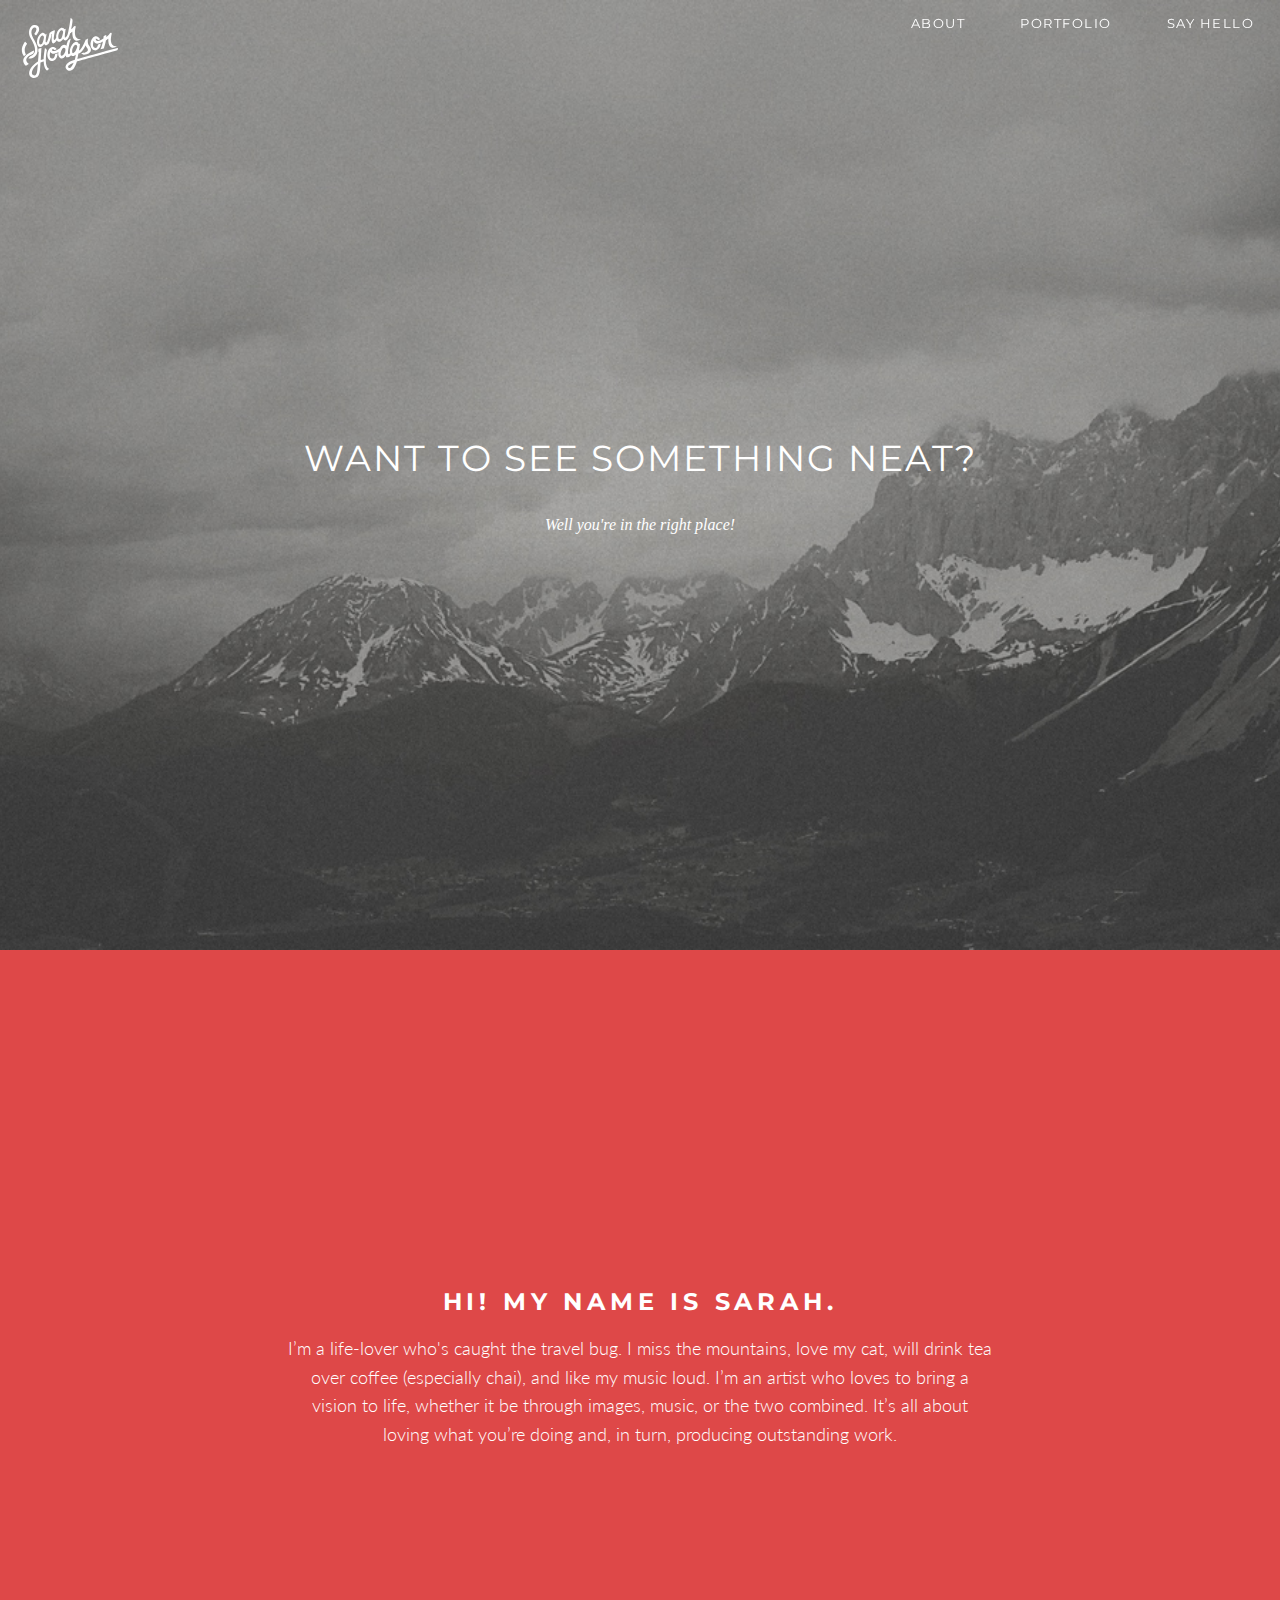
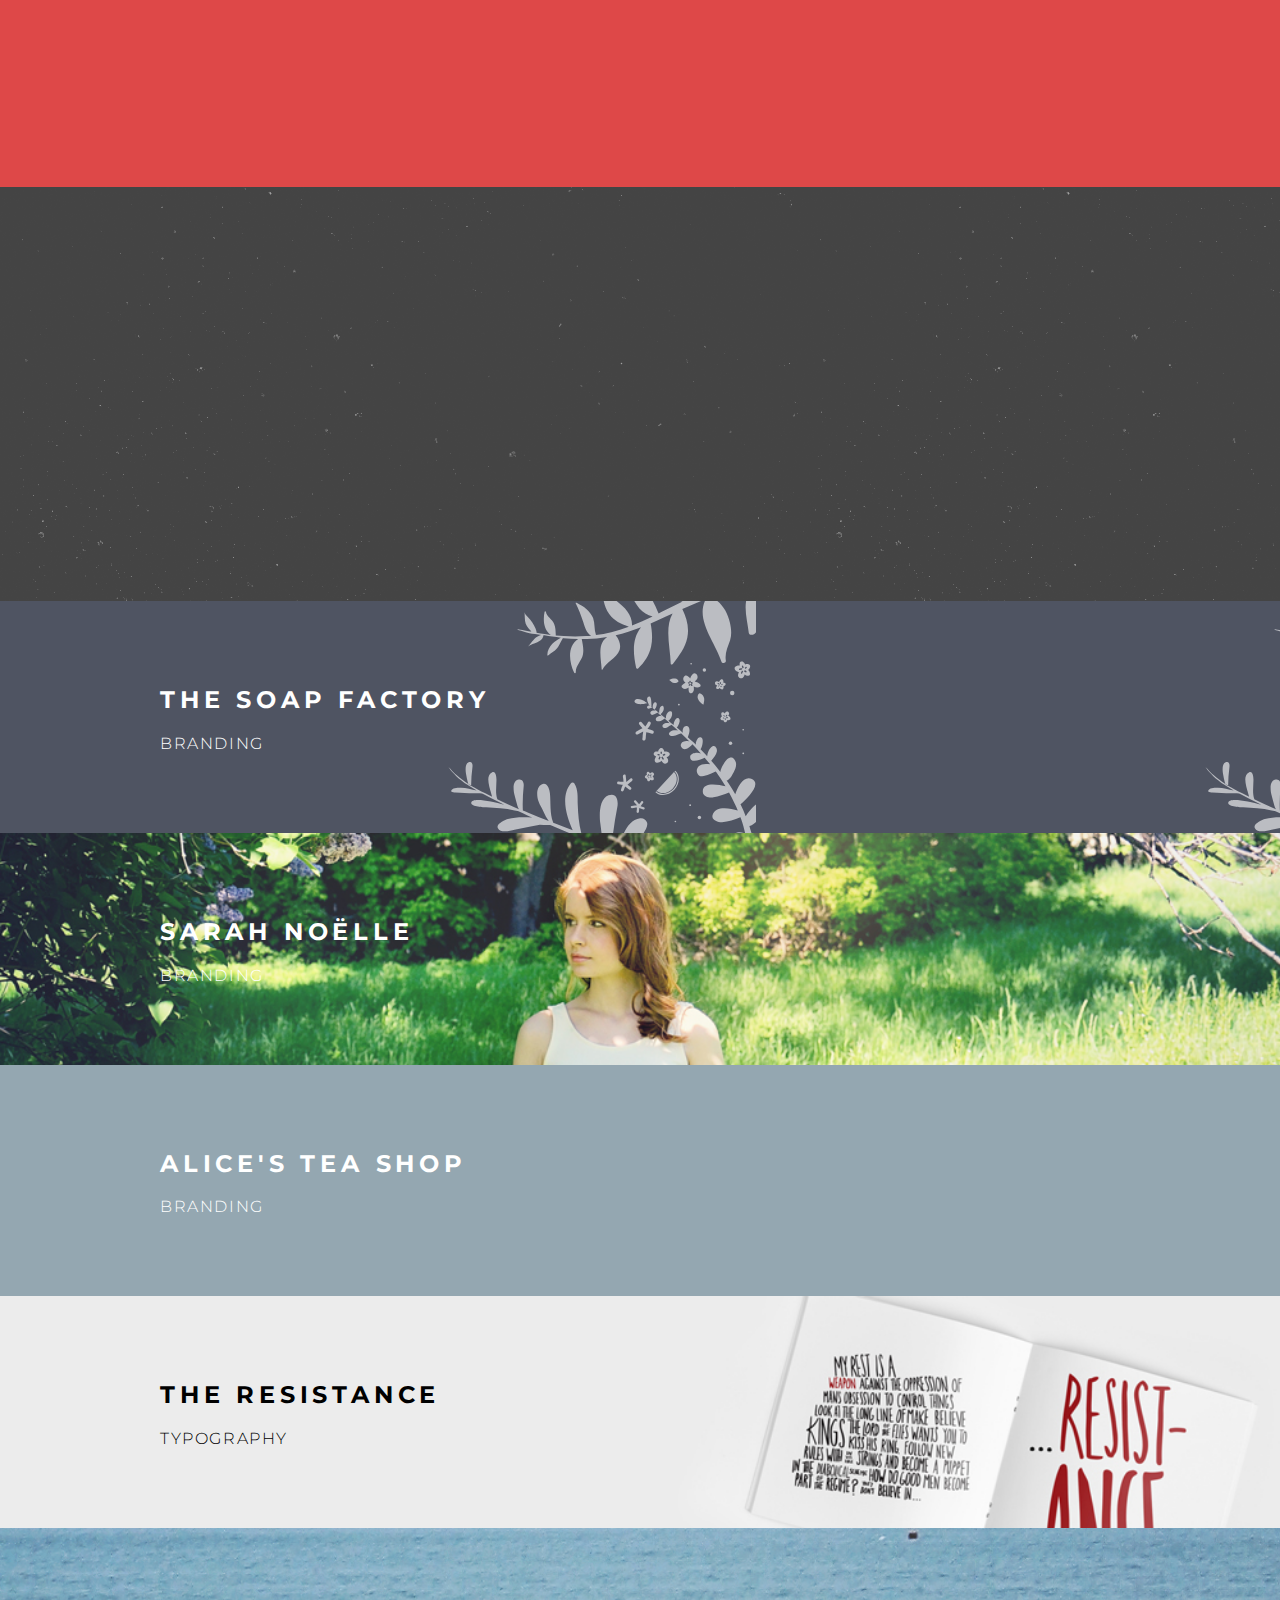
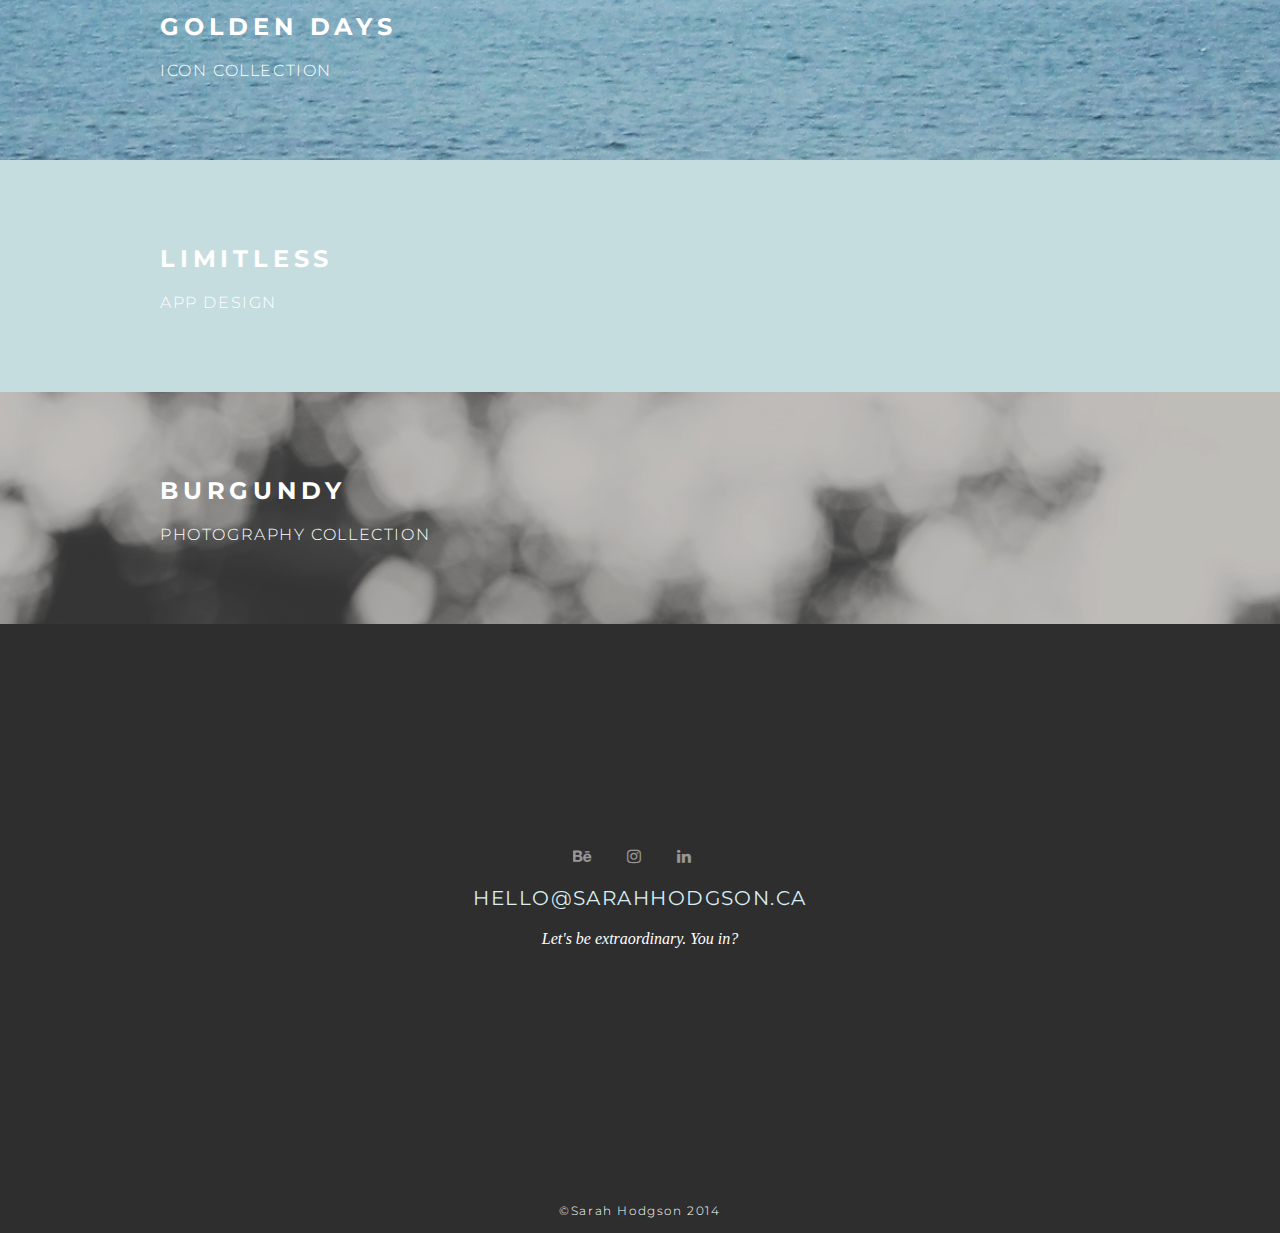
<file: index.html>
<!doctype html>
<html lang="en-ca">
<head>
	<meta charset="UTF-8">
	<title>Sarah Hodgson · Life Loving Graphic Designer · Ottawa, Canada</title>
	<link href="css/main.css" rel="stylesheet">
	<link href="css/grid.css" rel="stylesheet">
	<link href="css/grid3.css" rel="stylesheet">
	<link href="css/type.css" rel="stylesheet">
	<link href="css/hover.css" rel="stylesheet">
	
	<link rel="shortcut icon" href="img/favicon.ico"/>
	
	<link rel="stylesheet" href="swipebox/swipebox.css">
	
	<link href="http://maxcdn.bootstrapcdn.com/font-awesome/4.2.0/css/font-awesome.min.css" rel="stylesheet">
	
	<link href="404.html" rel="stylesheet">
	
	<link href='http://fonts.googleapis.com/css?family=Open+Sans:400italic,600italic,400,600,300' rel='stylesheet' type='text/css'>
	<link href='http://fonts.googleapis.com/css?family=Quicksand:300,400,700' rel='stylesheet' type='text/css'>
	<link href='http://fonts.googleapis.com/css?family=Lato:300,400,700,900,400italic' rel='stylesheet' type='text/css'>
	<link href='http://fonts.googleapis.com/css?family=Montserrat:400,700' rel='stylesheet' type='text/css'>
	<link href='http://fonts.googleapis.com/css?family=Raleway:400,800,300' rel='stylesheet' type='text/css'>
	
	<meta name="handheldfriendly" content="true">
	<meta name="mobileoptimized" content="240">
	<meta name="viewport" content="width=device-width,initial-scale=1">
	<meta name="description" content="">
	<meta name="keywords" content="Ottawa, design, graphic design, artist, photography">
	<meta name="author" content="Sarah Hodgson">
	<meta name="copyright" content="Copyright 2014 Sarah Hodgson"> 
		
</head>

<body>

<div id="home">

	<section class="main-banner-section">
	
		<div class="nav-bar">
			
			<h1><a href="#home"><img class="logo" src="img/logo-white.svg" alt="Sarah Hodgson, Graphic Artist"></a></h1>
			
			<nav class="nav nav-scrolled">
				<ul>
					<li><a href="#about">ABOUT</a></li>
					<li><a href="#portfolio">PORTFOLIO</a></li>
					<li><a href="#contact">SAY HELLO</a></li>
				</ul>
			</nav>
		
		</div>
			<p class="intro">Want to see something neat?</p>
			<p class="intro-2"><em>Well you're in the right place!</em></p>
	</section>
	
</div>
	
	
	<div id="about">
		<section class="about-section">
		<div class="width-about">
				<h2>Hi! My name is Sarah.</h2>
				<p class="about-me">I’m a life-lover who's caught the travel bug. I miss the mountains, love my cat, will drink tea over coffee (especially chai), and like my music loud. I’m an artist who loves to bring a vision to life, whether it be through images, music, or the two combined. It’s all about loving what you’re doing and, in turn, producing outstanding work.</p>
			</section>
		</div>
	</div>
	

	<div id="portfolio">
	
		<section class="extraordinary-section">
			<p class="extraordinary">Let's be extraordinary.</p>
		</section>
		
<!-- THE SOAP FACTORY ------------------------------------------------------------------------>

		<a class="opener" id="portfolio-section-1" href="#portfolio-section-1">	
			<section class="portfolio-section-1 portfolio-description">	
				<div class="title-align">
					<h2 class="text-align">The Soap Factory</h2>
					<div class="text-hover">
						<p class="text-align">Branding</p>
					</div>
				</div>
			</section>	
		</a> 
				
		<div class="open" data-id="#portfolio-section-1" data-state="collapsed">
			<section class="content">	
				
				<div class="width">
			
					<div class="grid">
						<div class="gutter unit unit-s-1 unit-m-1-2 unit-l-1-2">
							<p class="description-title portfolio-text-align">Art Direction</p>
							<p class="initial-description portfolio-text-align">For this piece, I was aiming to create a carefree vintage-styled logo and brand. As I did this project for fun, I came up with the company. The Soap Factory was a fitting name and I felt as though the slogan <em>Let’s get sudsy!</em> would be both lively and memorable. </p>
						</div>
					
						<div class="gutter unit unit-s-1 unit-m-1-2 unit-l-1-2">	
							<p class="description-title portfolio-text-align">Process</p>
							<p class="initial-description portfolio-text-align">Inspired by various hand-lettered designs, the logo for the Soap Factory was initially hand-rendered and then digitized on the computer. The supporting text was added, but the logo does not rely on its use. Designs for the packaging were created by hand using the computer, each design representing its given scent.</p>	
						</div>	
					</div>
						
					<img  class="piece-logo" src="img/soap-factory/soap-factory-logo.svg" alt="The Soap Factory Logo">
					<!--<div class="line-separator"></div>-->
					<p class="description-title portfolio-text-align portfolio-padding">Application</p>
					
					<p class="initial-description portfolio-text-align">The application for this logo design will focus itself around product packaging. The fun thing about working with soap products is that there are a variety of scents to work with. </p>	
					<p class="initial-description portfolio-text-align">For this particular piece, I created three hypothetical scents, Pear Blossom, Raspberry Rose, and Citrus and then drew up three different patterns to accompany each scent. The patterns were designed to support each scent whether the medium be a bottle, bar, or tube.</p>	
					
					
					<div class="grid">
						<div class="unit unit-s-1 unit-m-1-3 unit-l-1-3 gutter">
							<img class="soap-bottle" src="img/soap-factory/pear-1.jpg" alt="Pear Blossom Soap Bottle">
							<img src="img/soap-factory/pear-text.gif" alt="Pear Pattern">
						</div>
						<div class="unit unit-s-1 unit-m-1-3 unit-l-1-3 gutter">
							<img class="soap-bottle" src="img/soap-factory/rasp-rose-1.jpg" alt="Raspberry Rose Soap Bottle">
							<img src="img/soap-factory/rose-text.gif" alt="Rose Pattern">
						</div>
						<div class="unit unit-s-1 unit-m-1-3 unit-l-1-3 gutter">
							<img class="soap-bottle" src="img/soap-factory/citrus-1.jpg" alt="Citrus Soap Bottle">
							<img src="img/soap-factory/citrus-text.gif" alt="Citrus Pattern">
						</div>
					</div>
					
				</div>
				
			</section>
			<div class="x-hover">
				<a class="opener" id="portfolio-section-1" href="#portfolio-section-1">	
					<img class="close" src="img/thin-x.svg" alt="Close Portfolio Section"> 
				</a>
			</div>
		</div>
		
<!-- SARAH NOËLLE ------------------------------------------------------------------------>		
	
		<a class="opener" id="portfolio-section-2" href="#portfolio-section-2">	
			<section class="portfolio-section-2">
				<h2 class="text-align">Sarah Noëlle</h2>
				<div class="text-hover">
					<p class="portfolio-description text-align">Branding</p>
				</div>
			</section>
		</a>	
		
		<div class="open" data-id="#portfolio-section-2" data-state="collapsed">
		
			<section class="content">
			
				<div class="width">	
				
					<p class="description-title portfolio-text-align portfolio-padding">Background</p>
					
					<p class="initial-description portfolio-text-align">As an artist, I have a variety of different creative outlets. I absolutely love spending time with my guitar learning songs, writing my own, and playing them for others.</p> 
					
					<p class="initial-description portfolio-text-align">Over the past year, I created a <a class="link" href="http://youtube.com/sarahnoellemusic" target="_blank">YouTube channel</a> to share my hobby with those around me. During that time, I was reminded that the internet is a massive platform, but a small world. Because of the positive feedback that I received from those who listened to my work, I decided it was time to kick things up a notch and give myself a personal brand.</p>
					
					<div class="grid">
						<div class="gutter unit unit-s-1 unit-m-1-2 unit-l-1-2">
							<img class="piece-logo" src="img/sarah-noelle/sarah-noelle-logo-blk.jpg" alt="Sarah Noëlle's logo design">
						</div>
						<div class="gutter unit unit-s-1 unit-m-1-2 unit-l-1-2">
							<img class="piece-logo" src="img/sarah-noelle/sarah-noelle-logo-clr.jpg" alt="Sarah Noëlle's logo design">
						</div>
					</div>
		
					<div class="grid">
						<div class="gutter unit unit-s-1 unit-m-1-2 unit-l-1-2">
							<p class="description-title portfolio-text-align">The Brand</p>
							<p class="initial-description portfolio-text-align">When I opened my YouTube channel, I decided to go by the name Sarah Noëlle, Noëlle being my middle name. I did this for two reasons. The first is that it was less direct than using my last name, and the second was that it was catchier. </p>
						</div>
						<div class="gutter unit unit-s-1 unit-m-1-2 unit-l-1-2">
							<p class="description-title portfolio-text-align">Art Direction</p>
							<p class="initial-description portfolio-text-align">As the brand would be representing myself, I wanted it to reflect my personality and style. After several designs, I felt that a vectorized and slightly styled version of my handwritten name suited me best. It’s fun, elegant, and down-to-earth and can be easily used on a variety of mediums.</p>
						</div>
					</div>
					
					<img class="img-one gutter unit unit-s-1 unit-m-1" src="img/sarah-noelle/youtube-setup-sq.jpg" alt="Mockup of Youtube page">
	
					<p class="description-title portfolio-text-align portfolio-padding">Application</p>
					<p class="initial-description portfolio-text-align">
						Apart from the standard forms of application for this brand, such as on the social media, I thought it would be neat to see what the logo would look like when applied to other formats such as clothing. Below are the applications of the logo on t-shirts. These turned out very well and, since receiving them, I have had requests for the wordmark on both toques and sweatshirts!
					</p>
					
					<div class="grid">
						<div class="gutter unit unit-s-1 unit-m-2-3">
							<a class="swipebox" rel="gallery-3" href="img/sarah-noelle/sarah-noelle-shirt.jpg" title="Sarah Noëlle T-Shirts">
								<img class="img-one" src="img/sarah-noelle/sarah-noelle-shirt.jpg" alt="placeholder image">
							</a>
						</div>
						<div class="gutter unit unit-s-1 unit-m-1-3">
							<a class="swipebox" rel="gallery-3" href="img/sarah-noelle/sarah-noelle-julie.jpg" title="Sarah Noëlle T-Shirts">
								<img class="img-one" src="img/sarah-noelle/sarah-noelle-julie.jpg" alt="placeholder image">
							</a>
							<p class="caption">T-Shirt Design</p>
						</div>
					</div>
					
				</div>
				
			</section>
			<div class="x-hover">
				<a class="opener" id="portfolio-section-2" href="#portfolio-section-2">	
					<img class="close" src="img/thin-x.svg" alt="Close Portfolio Section"> 
				</a>
			</div>
		</div>
		
<!-- ALICE'S TEA SHOP ------------------------------------------------------------------------>
		
		<a class="opener" id="portfolio-section-3" href="#portfolio-section-3">	
			<section class="portfolio-section-3">
				<h2 class="text-align">Alice's Tea Shop</h2>
				<div class="text-hover">
					<p class="portfolio-description text-align">Branding</p>
				</div>
				
			</section>
		</a>
		<div class="open" data-id="#portfolio-section-3" data-state="collapsed">
			<section class="content">
			
				<div class="width">	
				
					<p class="description-title portfolio-text-align portfolio-padding">Art Direction</p>
					<p class="initial-description portfolio-text-align">This piece was created for a summer job application as a Junior Graphic Designer. The challenge was to create a logo for a company of choice, or a made-up business and then show it applied in a variety of manners. I enjoyed the project and I got the job!</p> 
					<p class="initial-description portfolio-text-align">The fictional company that I created, Alice’s Tea Shop, was inspired by the classic story Alice in Wonderland by Lewis Carroll. The story provided plenty of inspiration for both imagery and content. For example, the slogan of Alice’s Tea Shop was taken from the story – <em>It’s always tea time</em>.</p>
					<img class="piece-logo" src="img/alices-tea-shop/alice-logo.svg" alt="Alice's Tea Shop logo">
					
					<img class="piece-logo" src="img/alices-tea-shop/icons.svg" alt="Alice's Tea Shop icons">
					
					
					<a class="swipebox" rel="gallery-1" href="img/alices-tea-shop/alice-bag.jpg" title="Alice's Tea Shop">
						<img class="img-one" src="img/alices-tea-shop/alice-bag.jpg" alt="placeholder image">
					</a>
				
					
					<a class="swipebox" rel="gallery-1" href="img/alices-tea-shop/alice-stationary.jpg" title="Alice's Tea Shop">
						<img class="img-one" src="img/alices-tea-shop/alice-stationary.jpg" alt="Alice's Tea Shop branding package">
					</a>
					
				</div>
		
			</section>
			
			<div class="x-hover">
				<a class="opener" id="portfolio-section-3" href="#portfolio-section-3">	
					<img class="close" src="img/thin-x.svg" alt="Close Portfolio Section"> 
				</a>
			</div>
		</div>


		


<!-- THE RESISTANCE ------------------------------------------------------------------------>
		
		<a class="opener" id="portfolio-section-4" href="#portfolio-section-4">	
			<section class="portfolio-section-4">
				<h2 class="text-align black-text">The Resistance</h2>
				<div class="text-hover">
					<p class="portfolio-description text-align">Typography</p>
				</div>
			</section>
		</a>	
		<div class="open" data-id="#portfolio-section-4" data-state="collapsed">
			<section class="content">
			
				<div class="width">
				
					<p class="description-title portfolio-text-align portfolio-padding">Art Direction</p>
					<p class="initial-description portfolio-text-align">As a major music-lover, I’m always listening to new tunes and love exploring a variety of genres. When I listened to the song the Resistance, by Josh Garrels, I couldn’t help but feel the power and movement behind it. Thus, this song became the inspiration to create a lyric book that combined both hand-lettered typography and a digital type work. The result – a bold, strong, and fluid piece.</p>
					
					<div class="grid">
					
					
						<div class="unit unit-s-1 unit-m-1-2 unit-l-1-3 gutter">
							<a class="swipebox" rel="gallery-2" href="img/the-resistance/1.jpg" title="The Resistance">
								<img src="img/the-resistance/1.jpg" alt="The Resistance quote book one">
							</a>
						</div>
						
						
						<div class="unit unit-s-1 unit-m-1-2 unit-l-1-3 gutter">
							<a class="swipebox" rel="gallery-2" href="img/the-resistance/2.jpg" title="The Resistance">
								<img src="img/the-resistance/2.jpg" alt="Image placeholder">
							</a>
						</div>
							
						<div class="unit unit-s-1 unit-m-1-2 unit-l-1-3 gutter">
							<a class="swipebox" rel="gallery-2" href="img/the-resistance/3.jpg" title="The Resistance">
								<img src="img/the-resistance/3.jpg" alt="Image placeholder">
							</a>
						</div>
						
						<div class="unit unit-s-1 unit-m-1-2 unit-l-1-3 gutter">
							<a class="swipebox" rel="gallery-2" href="img/the-resistance/4.jpg" title="The Resistance">
								<img src="img/the-resistance/4.jpg" alt="Image placeholder">
							</a>
						</div>
						
						<div class="unit unit-s-1 unit-m-1-2 unit-l-1-3 gutter">
							<a class="swipebox" rel="gallery-2" href="img/the-resistance/5.jpg" title="The Resistance">
								<img src="img/the-resistance/5.jpg" alt="Image placeholder">
							</a>
						</div>
						
						<div class="unit unit-s-1 unit-m-1-2 unit-l-1-3 gutter">	
							<a class="swipebox" rel="gallery-2" href="img/the-resistance/6.jpg" title="The Resistance">
								<img src="img/the-resistance/6.jpg" alt="Image placeholder">
							</a>
						</div>
						
						<div class="unit unit-s-1 unit-m-1-2 unit-l-1-3 gutter">
							<a class="swipebox" rel="gallery-2" href="img/the-resistance/7.jpg" title="The Resistance">
								<img src="img/the-resistance/7.jpg" alt="Image placeholder">
							</a>
						</div>
						
						<div class="unit unit-s-1 unit-m-1-2 unit-l-1-3 gutter">
							<a class="swipebox" rel="gallery-2" href="img/the-resistance/8.jpg" title="The Resistance">
								<img src="img/the-resistance/8.jpg" alt="Image placeholder">
							</a>
						</div>
						
						<div class="unit unit-s-1 unit-m-1-2 unit-l-1-3 gutter">
							<a class="swipebox" rel="gallery-2" href="img/the-resistance/9.jpg" title="The Resistance">
								<img src="img/the-resistance/9.jpg" alt="Image placeholder">
							</a>
						</div>
					</div>	
					
				</div>
					
			</section>
			
			<div class="x-hover">
				<a class="opener" id="portfolio-section-4" href="#portfolio-section-4">	
					<img class="close" src="img/thin-x.svg" alt="Close Portfolio Section"> 
				</a>
			</div>
		</div>
		
		
<!-- GOLDEN DAYS ------------------------------------------------------------------------>
		
		<a class="opener" id="portfolio-section-5" href="#portfolio-section-5">	
			<section class="portfolio-section-5">
				<h2 class="text-align">Golden Days</h2>
				<div class="text-hover">
					<p class="portfolio-description text-align white-text">Icon Collection</p>	
				</div>
			</section>
		</a>
		<div class="open" data-id="#portfolio-section-5" data-state="collapsed">
			<section class="content">	
			
				<div class="width">
				
					<p class="description-title portfolio-text-align portfolio-padding">Art Direction</p>
					<p class="initial-description portfolio-text-align">Golden Days is a personal dingbat set inspired by a beautiful and carefree childhood. I chose a beach theme because I spent much of my childhood in California and many of my weekends involved ocean water and warm sand. Each dingbat is associated with a memory that reminds me of my time-well-spent on the West Coast.</p>
					
					<!--
					<div class="grid">
						<img class="img-one gutter unit unit-s-1 unit-m-1-2 unit-l-1-2" src="img/golden-days/ipad-1.jpg" alt="Golden Days iPad number one">
						<img class="img-one gutter unit unit-s-1 unit-m-1-2" src="img/golden-days/ipad-2.jpg" alt="Golden Days iPad number two">
					</div> -->
					
					<img class="img-one gutter unit unit-s-1 unit-m-1" src="img/golden-days/ipads.jpg" alt="Golden Days iPads">
					
					<div class="grid">
					
					
						<div class="unit unit-s-1 unit-m-1-2 unit-l-1-3 gutter">
								<img src="img/golden-days/anchor.svg" alt="Anchor">
						</div>
						
						<div class="unit unit-s-1 unit-m-1-2 unit-l-1-3 gutter">
								<img src="img/golden-days/cream.svg" alt="Ice Cream">
						</div>
							
						<div class="unit unit-s-1 unit-m-1-2 unit-l-1-3 gutter">
								<img src="img/golden-days/umbrella.svg" alt="Umbrella">
						</div>
						
						<div class="unit unit-s-1 unit-m-1-2 unit-l-1-3 gutter">
								<img src="img/golden-days/shoes.svg" alt="Flip Flops">
						</div>
						
						<div class="unit unit-s-1 unit-m-1-2 unit-l-1-3 gutter">
								<img src="img/golden-days/wheel.svg" alt="Steering Wheel">
						</div>
						
						<div class="unit unit-s-1 unit-m-1-2 unit-l-1-3 gutter">
								<img src="img/golden-days/lighthouse.svg" alt="Lighthouse">
						</div>
						
						<div class="unit unit-s-1 unit-m-1-2 unit-l-1-3 gutter">	
								<img src="img/golden-days/boat.svg" alt="Sail Boat">
						</div>
						
						<div class="unit unit-s-1 unit-m-1-2 unit-l-1-3 gutter">
								<img src="img/golden-days/kite.svg" alt="Kite">
						</div>
						
						<div class="unit unit-s-1 unit-m-1-2 unit-l-1-3 gutter">
								<img src="img/golden-days/sun.svg" alt="Sun">
						</div>
		
					</div>	
					
				</div>
				
			</section>
			<div class="x-hover">
				<a class="opener" id="portfolio-section-5" href="#portfolio-section-5">	
					<img class="close" src="img/thin-x.svg" alt="Close Portfolio Section"> 
				</a>
			</div>
		</div>
		
<!-- LIMITLESS ------------------------------------------------------------------------>

		<a class="opener" id="portfolio-section-6" href="#portfolio-section-6">	
			<section class="portfolio-section-6">
				<h2 class="text-align white-text">Limitless</h2>
				<div class="text-hover">
					<p class="portfolio-description text-align white-text">App Design</p>	
				</div>
			</section>
		</a>
		<div class="open" data-id="#portfolio-section-6" data-state="collapsed">
			<section class="content">
			
				<div class="width">	
	
					<img class="unit" src="img/limitless/main-phone.jpg" alt="Limitless App Screens">
					<p class="description-title portfolio-text-align portfolio-padding">Art Direction</p>
					<p class="initial-description portfolio-text-align"><em>Limitless</em> is an app that helps users achieve bucket list goals in a realistic manor. Users will start by setting items on their bucket list such as visiting all seven continents, going bungee jumping, graduating from college or university, etc. 
	
	Following each major item, they will set smaller goals that will help in achieving the final aspiration. An example of this could be saving enough money to buy a plane ticket, building up exercise stamina, or applying to a post-secondary program of choice. Limitless helps remove the limits of things people want to experience in their lifetime. 
					</p>
					
					<p class="initial-description portfolio-text-align">The base beneath the app is the need for people to take smaller steps in achieving larger aspirations. Users will be able to set and record their steps to success through an interactive platform. <em>Limitless</em> takes a standard list and folds it into a personal game with real life rewards. 
					</p>
					
					<img class="unit" src="img/limitless/screen-mockups.jpg" alt="Limitless Menu Screen">
	
					<img class="unit" src="img/limitless/1234-2.svg" alt="Limitless App Icons">
				
				</div>
				
			</section>
			<div class="x-hover">
				<a class="opener" id="portfolio-section-6" href="#portfolio-section-6">	
					<img class="close" src="img/thin-x.svg" alt="Close Portfolio Section"> 
				</a>
			</div>
		</div>
		
<!-- PHOTOGRAPHY ------------------------------------------------------------------------>
		
		<a class="opener" id="portfolio-section-7" href="#portfolio-section-7">	
			<section class="portfolio-section-7">
				<h2 class="text-align">Burgundy</h2>
				<div class="text-hover">
					<p class="portfolio-description text-align white-text">Photography Collection</p>
				</div>
			</section>
		</a>
		<div class="open" data-id="#portfolio-section-7" data-state="collapsed">
			<section class="content">	
			
				<div class="width">
				
				<p class="description-title portfolio-text-align portfolio-padding">Background</p>
					<p class="initial-description portfolio-text-align">Photographs are doorways into the past. They stir emotions, convey feelings, and freeze moments of history for later viewings. This small album, represents a collection of some of my favourite personal photography pieces.</p>
					
					<a class="swipebox" rel="gallery-4" href="img/burgundy/2.jpg" title="Burgundy">
						<img class="title-image" src="img/burgundy/title-image.jpg" alt="Burgundy">
					</a>
					
							<p class="description-title portfolio-text-align portfolio-padding">Places</p>
					<p class="initial-description portfolio-text-align">I have a traveling heart and enjoy exploring new places. I have been fortunate enough to have the opportunity to visit many different countries. Much to my delight, each place has presented itself with a variety of photographic opportunities. </p>
					
					<a class="swipebox" rel="gallery-4" href="img/burgundy/1.jpg" title="The Austrian Alps">
						<img class="title-image" src="img/burgundy/1.jpg" alt="Burgundy">
					</a>
					
					<a class="swipebox" rel="gallery-4" href="img/burgundy/11.jpg" title="Daisy Blooms">
						<img class="title-image" src="img/burgundy/11.jpg" alt="Daisy Blooms">
					</a>	
					
					<a class="swipebox" rel="gallery-4" href="img/burgundy/10.jpg" title="Bricks of Montreal">
						<img class="title-image" src="img/burgundy/10.jpg" alt="Burgundy">
					</a>	
					
					<p class="description-title portfolio-text-align portfolio-padding">Faces</p>
					<p class="initial-description portfolio-text-align">I could take pictures of people all day. Each wears a unique expression and carries themselves in a manner reflective of their circumstance. It’s always an adventure taking photos of people. Some are not comfortable in front of the camera and shy away from you, while others thrive in front of your
	lens. Both produce stunning work.</p>
	
					<a class="swipebox" rel="gallery-4" href="img/burgundy/9.jpg" title="Alli & Shane's Engagement 2013">
						<img class="title-image" src="img/burgundy/9.jpg" alt="Burgundy">
					</a>

					<a class="swipebox" rel="gallery-4" href="img/burgundy/3.jpg" title="My Beautiful Sister's Wedding 2013">
						<img class="title-image" src="img/burgundy/3.jpg" alt="My Beautiful Sister's Wedding 2013">
					</a>
					
					<a class="swipebox" rel="gallery-4" href="img/burgundy/4.jpg" title="Wonderful Sarah Knowles">
						<img class="title-image" src="img/burgundy/4.jpg" alt="Burgundy">
					</a>
					
					<a class="swipebox" rel="gallery-4" href="img/burgundy/5.jpg" title="Wonderful Sarah Knowles">
						<img class="title-image" src="img/burgundy/5.jpg" alt="Wonderful Sarah Knowles">
					</a>
					
					<a class="swipebox" rel="gallery-4" href="img/burgundy/8.jpg" title="This is my brother. He's amazing!">
						<img class="title-image" src="img/burgundy/8.jpg" alt="Michael">
					</a>
					
				</div>
				
			</section>
			
			<div class="x-hover">
				<a class="opener" id="portfolio-section-7" href="#portfolio-section-7">	
					<img class="close" src="img/thin-x.svg" alt="Close Portfolio Section"> 
				</a>
			</div>
		</div>
		
	</div>
	
	
	<!-- FOOTER ------------------------------------------------------------------------>
	
	<div class="top-btn none">
		<a href="#home" title="top">
			<img src="img/top.svg" alt="Button to the top of the page">
		</a>
	</div>
	
	<div id="contact">
	
		<section class="footer-section">
		
			<div class="social">
				<a class="social-link" href="https://www.behance.net/sarahhodgson" target="_blank">
					<i class="fa fa-behance"></i>
				</a>
				<a class="social-link" href="https://www.instagram.com/_sanoelle" target="_blank">
					<i class="fa fa-instagram"></i>
				</a>
				<a class="social-link" href="https://www.linkedin.com/pub/sarah-hodgson/64/598/141" target="_blank">
					<i class="fa fa-linkedin"></i>
				</a>
			</div>
			
			<a class="email" href="mailto:hello@sarahhodgson.ca"><p>HELLO@SARAHHODGSON.CA</p></a>
			
			<!--
			<p class="contact">
			
			I am open for feelance business! Shoot me an email if you're interested. We can meet for coffee, talk about your vision, and make great work. Cheers!
			
			</p>-->
			
			<p class="intro-2">
				<em>Let's be extraordinary. You in?</em>
			</p>
			
	
		</section>
		
		<section class="footer-section-2">
			<p class="copyright">©Sarah Hodgson 2014</p>
		</section>
		
	</div>
	
<script src="http://code.jquery.com/jquery-2.1.1.min.js"></script>
<script src="js/jquery.scrollTo.min.js"></script>
<script src="js/jquery.localScroll.min.js"></script>
<script src="js/waypoints.min.js"></script>
<script src="js/scroll.js"></script>
<script src="js/toggle-portfolio.js"></script>
<script src="js/main.js"></script>

<script src="swipebox/jquery.swipebox.js"></script>

<script type="text/javascript">
;( function( $ ) {

	$( '.swipebox' ).swipebox();

} )( jQuery );
</script>

</body>
</html>
</file>
<file: css/main.css>
@charset "UTF-8";
/* CSS Document */

/* COLOURS

Salmon - #eb7f50
Red-orange - #ef4036;
Blue-mint - #d8eff4
Dark Grey - #2e2e2e

*/

html {
	box-sizing: border-box;
}

*, *:after, *:before {
	box-sizing: inherit;
}

/* GENERAL */

body {
	margin: 0;
	padding: 0;
}

section {
	padding: 1rem 0;
}

img {
	display: block;
	margin: 0 auto;
	width: 100%;
}

.top-btn {
	right: 2em;
	bottom: 2em;
	position: fixed;
	opacity: 0;
	width: 55px;
}

.top-btn[data-state="visible"] {
	opacity: 1;
}

/* NAVIGATION */

.nav-bar{
	background-color: red;
	height: 50px;
	position: fixed;
}

.logo {
	width: 50px;
	height: 50px;
	float: left;
	display: inline-block;
	margin-top: -9.2rem;
	margin-left: 0.2rem;
	position: fixed;
	/*background-color: rgba(235,127,80,.7);*/
}

.nav {
	text-align:right;
	position: fixed;
	height: 50px;
	font-size: 12px;
}

.nav-scrolled {
  position: fixed;
  width: 100%;
  top: 0;
}

.nav a,
.nav a:link,
.nav a:visited {
	text-align:right;
	font-family: 'Montserrat', sans-serif;
	letter-spacing: 1.5px;
	color: #fff;
	text-decoration: none;
	font-weight: 400;
	line-height: 2rem;
}

.nav li {
	text-align:center;
	display: inline-block;
	padding: 0.5em;
}

.nav ul {
	padding: 0;
	margin: 0 auto;
	xdisplay: inline-block;
	/*width: 17em;*/
}

.nav a:hover,
.nav a:focus,
.nav a:active{
	color: #ef4036;
}

/* "HOME" PAGE */

.main-banner-section {
	background: transparent url("../img/mountains-banner-noise-darker.jpg") no-repeat center top;
	/*background: transparent url("../img/mountains-banner-noise-smaller2.jpg") no-repeat center top;*/
	/*background: transparent url("../img/colour-mountains-noise.jpg") no-repeat center top;*/
	background-size: cover;
	padding: 8rem 0;
}

/*.outline {
	border: 2px solid white;
	margin: 0 200px;
}*/

/* ABOUT */
.jagged-line {
	margin-top: -1.5rem;	
}

/* EXTRAORDINARY */

/* Need other prefixes */
.js-extraordinary-fade {
	-webkit-animation: extraordinary-fade 1s linear forwards;	
	-moz-transition: extraordinary-fade 1s linear forwards;
	-ms-transition: extraordinary-fade 1s linear forwards;
	-o-transition: extraordinary-fade 1s linear forwards;	
}

.line-separator{
	height: 1px;
	background: #ccc;
	
}


.x-hover{
	position: relative;	
}

.close{
	width: 30px;
	opacity: .4;
	margin-right: 1rem;
	margin-bottom: 1rem;
	-webkit-transition: opacity .125s ease-in-out;
	-moz-transition: opacity .125s ease-in-out;
	-o-transition: opacity .125s ease-in-out;
	transition: opacity .125s ease-in-out;
}

.close:hover{
	opacity: 1;
}



@-webkit-keyframes extraordinary-fade {
	0%{
		opacity: 0;
	} 
	100%{
		opacity: 1;
	}
}

@-webkit-keyframes top-button-fade {
	0%{
		opacity: 0;
	} 
	100%{
		opacity: 1;
	}
}

/* PORTFOLIO */

.extraordinary-section {
	/*background-color: #2e2e2e;*/
	padding: 5rem 0;
	background-image: url(../img/stardust-gray.png);
}


.portfolio-section-5{
	/*background-color: #f3c316;*/
	background-image: url(../img/golden-days/banner-photo.jpg);
	background-size: cover;
}

.portfolio-section-7{
	/*background-color: #590c30;	**/
	background-image: url(../img/burgundy/burgundy-banner.jpg);
	background-size: cover;
}

.portfolio-section-6{
	background-color: #c6dddf;
}

.portfolio-section-3 {
	/*background-image: url(../img/alices-tea-shop/alice-cover.jpg);
	
	background-size: cover;*/
	color: #fff;
	background-color: #94a7b1;
}

.portfolio-section-2 {
	background-image: url(../img/sarah-noelle/sarah-noelle-bg-narrow.jpg);
	color: #fff;
	background-size: cover;
}

.portfolio-section-1 {
	background-color: #4f5462;
	color: #fff;
	/*background-image:url(../img/soap-factory/banner.svg);*/
}

.portfolio-section-4 {
	background-image: url(../img/the-resistance/resistance-cover-s.jpg);
	background-size: cover;
}

/* PORTFOLIO DROP DOWN */

.content{
	background-color: #fff;
}

.opener {
	display: block;
	text-decoration: none;
	color: #000;
}

.open{
	overflow: hidden;
	max-height: 0;
}

.open[data-state="expanded"]{
	max-height: 10000em;
}

/* PORTFOLIO CONTENT */

.soap-logo{
	width: 100%;
	padding: 1.5rem 0;
}

.soap-bottle{
	margin-bottom: 3rem;
	margin-top: 4em;
}

.img-one{
	width: 100%;
	padding: 1rem 0;
}

/* FOOTER */
.footer-section{
	padding: 7rem 1rem;
	background-color: #2e2e2e;
}

.footer-section-2 {
	background-color: #2e2e2e;
	/*background-color: #fff;*/
	padding: .2rem;
}

.social-icons{
	width: 40px;
	opacity: .5;
}

.social-icons:hover{
	opacity: 1;
}

.social {
	text-align: center;
	text-decoration: none;
	letter-spacing: 1rem;
}

.social-link {
	color: #ffffff;
	opacity: .5;
	text-decoration: none;
}


.social-link:hover {
	opacity: 1;
}
	

.hide-text {
	text-indent: 100%;
	white-space: nowrap;
	overflow: hidden;
	display: block;
}
	
	
.about-section {
	background-color: #de4848;
	padding: 5rem 2rem;
}

@media only screen and (min-width: 32em){
.portfolio-section-1 {
	background-image: url(../img/soap-factory-bg-med.svg);
}

.soap-bottle{
	margin-bottom: 3rem;
	margin-top: 1em;
}

.footer-section{
	padding: 8rem 1rem;
}


}


@media only screen and (min-width: 48em){
	
.portfolio-section-1 {
	background-image: url(../img/soap-factory-bg.svg);
}	

.portfolio-section-4 {
	background-image: url(../img/the-resistance/resistance-cover.jpg);
}

.main-banner-section {
	padding: 15rem 0;
}

.about-section {
	padding: 8rem 4rem;
}

.extraordinary-section {
	padding: 8rem 0
}

.nav li {
	padding-left: 2em;
	padding-right: 2em;
	font-size: 13px;
}

.logo {
	width: 80px;
	height: 80px;
	margin-top: -16.8rem;
	margin-left: 1rem;
}

.copyright {
	text-align: left;
	padding: 0 3rem;
}

/* PORTFOLIO CONTENT */

.portfolio-section-1 {
	background-image: url(../img/soap-factory-bg-large.svg);
}

.footer-section{
	padding: 10rem 1rem;
}	

}

@media only screen and (min-width: 64em){

.main-banner-section {
	padding: 18rem 0;
}

.jagged-line {
	margin-top: -4rem;	
}

.logo {
	width: 110px;
	height: 110px;
	margin-top: -19.8rem;
	margin-left: 1rem;
}

.about-section {
	padding: 10rem 8rem;
	line-height: 1.5rem;
}

.extraordinary-section {
	padding: 10rem 0
}

.extraordinary {
	font-size: 24px;
}


.intro-2{
	font-size: 14px;
}

h2{
	font-size: 24px;
}

h3,
.portfolio-description {
	text-align: left;
}

.footer-section{
	padding: 14rem 1rem;
}


}

@media only screen and (min-width: 80em){
	
.main-banner-section {
	padding: 25rem 0;
}

.logo {
	margin-top: -26.8rem;
}

.about-section {
	padding: .
}
	
}

@media only screen and (min-width: 114em){
}

/* CONTACT/FOOTER */
</file>
<file: css/grid.css>
@charset "UTF-8";
/* CSS Document */

/*
.grid {
	border: 1px solid red;
	overflow: hidden;
}

.unit {
	float: left;
}

.unit-s-1{
	width: 100%
}

.gutter {
	padding: 1em;
	
}
*/

.limitless-icons {
	width: 200px;
	
}


.portfolio-section-1,
.portfolio-section-2,
.portfolio-section-3,
.portfolio-section-4,
.portfolio-section-5,
.portfolio-section-6,
.portfolio-section-7{
	padding: 4rem 2rem;
}

.content {
	padding: 0 2rem;
}

.piece-logo {
	width: 100%;
}

.disappear {
	/**/
}

.title-image {
	margin-top: 2rem;
	margin-bottom: 2rem;
}

.boombox {
	width: 200px;
	margin-bottom: 2rem;
	margin-left:auto;
	margin-right:auto;
	display:block;
}


/*iPad*/
@media only screen and (min-width: 48em){ 
.text-align{
	text-align: left;
}

.piece-logo {
	width: 80%;
}



}

@media only screen and (min-width: 52em){
	.content {
	padding: 0 4rem;

}

.portfolio-section-1,
.portfolio-section-2,
.portfolio-section-3,
.portfolio-section-4,
.portfolio-section-5,
.portfolio-section-6,
.portfolio-section-7{
	padding: 4rem 4rem;
}


@media only screen and (min-width: 56em){
.content {
	padding: 0 5rem;

}

.portfolio-section-1,
.portfolio-section-2,
.portfolio-section-3,
.portfolio-section-4,
.portfolio-section-5,
.portfolio-section-6,
.portfolio-section-7{
	padding: 4rem 5rem;
}

.piece-logo {
	width: 70%;
}

.disappear {
	display: none;
}


/*Standard Desktop & Laptop*/
@media only screen and (min-width: 64em){ 

.content {
	padding: 0 10rem;
}

.portfolio-section-1,
.portfolio-section-2,
.portfolio-section-3,
.portfolio-section-4,
.portfolio-section-5,
.portfolio-section-6,
.portfolio-section-7{
	padding: 4rem 10rem;
}

.width-about {
	padding: 7rem 2rem;

}


}

/*Large Screens*/
@media only screen and (min-width: 80em){ 

.width-about {
	padding: 10rem 10rem;
}

.width {
	padding: 0 10rem;
}

}


/*Extra-Large Screens*/
@media only screen and (min-width: 114em){ 

.width {
	padding: 

}
</file>
<file: css/grid3.css>
.gutter {
	padding: 0.5em;
}

.grid {
  margin: 0;
  padding: 0;
  letter-spacing: -0.31em;
  text-rendering: optimizespeed;
  display: -webkit-flex;
  -webkit-flex-flow: row wrap;
  display: -ms-flexbox;
  -ms-flex-flow: row wrap;
  display: flex;
  flex-flow: row wrap;
  overflow: hidden;
}

.grid-bottom {
  -webkit-align-items: flex-end;
  -ms-align-items: flex-end;
  align-items: flex-end;
}

.grid-middle {
  -webkit-align-items: center;
  -ms-align-items: center;
  align-items: center;
}

.grid-stretch {
  -webkit-align-items: stretch;
  -ms-align-items: stretch;
  align-items: stretch;
}

.opera-only :-o-prefocus, .grid {
  word-spacing: -0.43em;
}

.unit {
  letter-spacing: normal;
  text-rendering: auto;
  vertical-align: top;
  word-spacing: normal;
  display: inline-block;
  visibility: visible;
}

.grid-bottom .unit {
  vertical-align: bottom;
}

.grid-middle .unit {
  vertical-align: middle;
}

.unit[class*="push-"],
.unit[class*="pull-"] {
  position: relative;
}

.unit-s-hidden {
  display: none;
  visibility: hidden;
}

.unit-s-centered {
  margin: 0 auto;
}

.unit-s-1 {
  display: block;
  visibility: visible;
  width: 100%;
}

.unit-offset-s-0 {
  margin-left: 0;
}

.unit-push-s-0,
.unit-pull-s-0 {
  left: 0;
}

.unit-s-1-2 {
  width: 50.0000%;
}

.unit-offset-s-1-2 {
  margin-left: 50.0000%;
}

.unit-push-s-1-2 {
  left: 50.0000%;
}

.unit-pull-s-1-2 {
  left: -50.0000%;
}

.unit-s-1-3 {
  width: 33.3333%;
}

.unit-offset-s-1-3 {
  margin-left: 33.3333%;
}

.unit-push-s-1-3 {
  left: 33.3333%;
}

.unit-pull-s-1-3 {
  left: -33.3333%;
}

.unit-s-2-3 {
  width: 66.6667%;
}

.unit-offset-s-2-3 {
  margin-left: 66.6667%;
}

.unit-push-s-2-3 {
  left: 66.6667%;
}

.unit-pull-s-2-3 {
  left: -66.6667%;
}

.unit-s-1-2,.unit-s-1-3,.unit-s-2-3 {
  display: inline-block;
  visibility: visible;
}

@media only screen and (min-width: 30em) {

.unit-m-hidden {
  display: none;
  visibility: hidden;
}

.unit-m-centered {
  margin: 0 auto;
}

.unit-m-1 {
  display: block;
  visibility: visible;
  width: 100%;
}

.unit-offset-m-0 {
  margin-left: 0;
}

.unit-push-m-0,
.unit-pull-m-0 {
  left: 0;
}

.unit-m-1-2 {
  width: 50.0000%;
}

.unit-offset-m-1-2 {
  margin-left: 50.0000%;
}

.unit-push-m-1-2 {
  left: 50.0000%;
}

.unit-pull-m-1-2 {
  left: -50.0000%;
}

.unit-m-1-3 {
  width: 33.3333%;
}

.unit-offset-m-1-3 {
  margin-left: 33.3333%;
}

.unit-push-m-1-3 {
  left: 33.3333%;
}

.unit-pull-m-1-3 {
  left: -33.3333%;
}

.unit-m-2-3 {
  width: 66.6667%;
}

.unit-offset-m-2-3 {
  margin-left: 66.6667%;
}

.unit-push-m-2-3 {
  left: 66.6667%;
}

.unit-pull-m-2-3 {
  left: -66.6667%;
}

.unit-m-1-2,.unit-m-1-3,.unit-m-2-3 {
  display: inline-block;
  visibility: visible;
}

}

@media only screen and (min-width: 50em) {

.unit-l-hidden {
  display: none;
  visibility: hidden;
}

.unit-l-centered {
  margin: 0 auto;
}

.unit-l-1 {
  display: block;
  visibility: visible;
  width: 100%;
}

.unit-offset-l-0 {
  margin-left: 0;
}

.unit-push-l-0,
.unit-pull-l-0 {
  left: 0;
}

.unit-l-1-2 {
  width: 50.0000%;
}

.unit-offset-l-1-2 {
  margin-left: 50.0000%;
}

.unit-push-l-1-2 {
  left: 50.0000%;
}

.unit-pull-l-1-2 {
  left: -50.0000%;
}

.unit-l-1-3 {
  width: 33.3333%;
}

.unit-offset-l-1-3 {
  margin-left: 33.3333%;
}

.unit-push-l-1-3 {
  left: 33.3333%;
}

.unit-pull-l-1-3 {
  left: -33.3333%;
}

.unit-l-2-3 {
  width: 66.6667%;
}

.unit-offset-l-2-3 {
  margin-left: 66.6667%;
}

.unit-push-l-2-3 {
  left: 66.6667%;
}

.unit-pull-l-2-3 {
  left: -66.6667%;
}

.unit-l-1-2,.unit-l-1-3,.unit-l-2-3 {
  display: inline-block;
  visibility: visible;
}

}

@media only screen and (min-width: 156.25em) {

.unit-xl-hidden {
  display: none;
  visibility: hidden;
}

.unit-xl-centered {
  margin: 0 auto;
}

.unit-xl-1 {
  display: block;
  visibility: visible;
  width: 100%;
}

.unit-offset-xl-0 {
  margin-left: 0;
}

.unit-push-xl-0,
.unit-pull-xl-0 {
  left: 0;
}

.unit-xl-1-2 {
  width: 50.0000%;
}

.unit-offset-xl-1-2 {
  margin-left: 50.0000%;
}

.unit-push-xl-1-2 {
  left: 50.0000%;
}

.unit-pull-xl-1-2 {
  left: -50.0000%;
}

.unit-xl-1-3 {
  width: 33.3333%;
}

.unit-offset-xl-1-3 {
  margin-left: 33.3333%;
}

.unit-push-xl-1-3 {
  left: 33.3333%;
}

.unit-pull-xl-1-3 {
  left: -33.3333%;
}

.unit-xl-2-3 {
  width: 66.6667%;
}

.unit-offset-xl-2-3 {
  margin-left: 66.6667%;
}

.unit-push-xl-2-3 {
  left: 66.6667%;
}

.unit-pull-xl-2-3 {
  left: -66.6667%;
}

.unit-xl-1-2,.unit-xl-1-3,.unit-xl-2-3 {
  display: inline-block;
  visibility: visible;
}

}
</file>
<file: css/type.css>
@charset "UTF-8";
/* CSS Document */


h1 {
	/*Logo*/
}


h2 {
	font-family: 'Montserrat', sans-serif;
	color: #ffffff;
	text-align: center;
	font-size: 16px;
	text-transform:uppercase;
	letter-spacing: .3rem;
	
}

h3 {
	font-family: Georgia, Constantia, "Lucida Bright", "DejaVu Serif", serif;
	text-align: center;
}


.white-text{
	color: #fff;
}

.black-text{
	color: #000;
}

.text-align{
	text-align: center;
}

/* LINKS */

.link {
	text-decoration: none;
	border-bottom: 2px solid #d8eff4;
	color: rgba(122,122,122,1.00);
}

.link:hover {
	border-bottom: 0px;
	color: #d8eff4;
}


/* BANNER & INTRO */

.intro {
	/*color: #34394c;*/
	color: #fff;
	text-align:center;
	text-transform:uppercase;
	font-family: 'Montserrat', sans-serif;
	letter-spacing: 2px;
	font-size: 30px;
	font-weight: 400;
	margin: 1em;
	/*background-color: #d8eff4;*/
}

.intro-2 {
	color: #fff;
	text-align:center;
	font-family: Georgia, serif, Constantia, "Lucida Bright", "DejaVu Serif";
	font-size: 12px;
	font-weight: 400;
}

.about-me {
	font-family: 'Lato', sans-serif;
	color: #ffffff;
	text-align: center;
	font-size: 16px;
	font-weight: 300;
}


/* EXTRAORDINARY */

.extraordinary {
	color: #fff;
	text-align:center;
	font-size:20px;
	font-family: Georgia, serif, Constantia, "Lucida Bright", "DejaVu Serif";
	font-style: italic;	
	letter-spacing: 1px;
	opacity: 0;
}

/* PORTFOLIO */

.portfolio-text-align{
	text-align: left;
}


.portfolio-description {
	font-family: 'Montserrat', sans-serif;
	text-transform: uppercase;
	text-align: center;
	font-weight: 300;
	letter-spacing: .1em;
}


.text-hover {
	height: 100%;
}

.opener:hover .text-hover {
	transition: opacity .25s ease-in-out;
}


.section,
.portfolio-description:hover {
	opacity: 1;
	transition: opacity .25s ease-in-out;
}

.description-title{
	text-align: left;
	line-height: .5rem;
	font-size: 16px;
	font-family: 'Lato', sans-serif;
	text-transform: uppercase;
	font-weight: 700;
	letter-spacing: .1em;
	border-bottom: 1px solid #ccc;
	padding: 1.5rem 0;
	display: block;

}

.initial-description{
	text-align: left;
	font-family: 'Lato', sans-serif;
	font-weight: 300;
	line-height: 1.5rem;
	/*margin: -7rem 4rem;*/
	font-size: 14px;
	/*border-bottom: 1px solid #ccc;
	border-top: 1px solid #ccc;
	padding: 1.5rem 0;*/
	color: rgba(122,122,122,1.00);
	display: block;
}

.caption{
	font-family: 'Lato', sans-serif;
	font-size: 12px;
	color: rgba(122,122,122,1.00);
	font-weight: 300;
	text-transform: uppercase;
	margin-top: -.5rem;
	text-align: right;
}

/* FOOTER */
.copyright{
	text-align:center;
	color: #fff;
	font-family: 'Montserrat', sans-serif;
	font-weight: 300;
	font-size: 12px;
	letter-spacing: .1rem;
	
}

.email {
	font-family: 'Montserrat', sans-serif;
	color: #d8eff4;
	font-size: 16px;
	text-align: center;
	text-decoration: none;
	letter-spacing: .09rem;	
}

.email:hover{
	color: #ffffff;	
}

.contact {
	color: #fff;
	text-align: center;
	font-family: 'Lato', sans-serif;
	padding: 0 25rem;
	
	
}


/*iPad*/
@media only screen and (min-width: 48em){ 
.text-align{
	text-align: left;
}

.intro-2 {
	font-size: 16px;
}

h2 {
	font-size: 20px;
}

}

/*Standard Desktop & Laptop*/
@media only screen and (min-width: 64em){ 


.intro {
	font-size: 36px;
}

.about-me {
	text-align: center;
	font-size: 18px;
	line-height: 1.8rem;
}

h2 {
	font-size:24px;
}

.initial-description{
	font-size: 15px;
}

.extraordinary {
	font-size: 30px;
}

.email {
	font-size: 20px;
}

}

/*Large Screens*/
@media only screen and (min-width: 80em){ 

.initial-description{
	font-size: 18px;
}

}


/*Extra-Large Screens*/
@media only screen and (min-width: 114em){ 

}


@media only screen and (min-width: 156.25em){ 

}
</file>
<file: css/hover.css>
RawBlameHistory   
/* *, *:after, *:before { -webkit-box-sizing: border-box; box-sizing: border-box; } // required */
@font-face {
	font-weight: normal;
	font-style: normal;
	font-family: 'feathericons';
	src:url('../fonts/feathericons/feathericons.eot?-8is7zf');
	src:url('../fonts/feathericons/feathericons.eot?#iefix-8is7zf') format('embedded-opentype'),
		url('../fonts/feathericons/feathericons.woff?-8is7zf') format('woff'),
		url('../fonts/feathericons/feathericons.ttf?-8is7zf') format('truetype'),
		url('../fonts/feathericons/feathericons.svg?-8is7zf#feathericons') format('svg');
}

.grid2 {
	position: relative;
	margin: 0 auto;
	width: 100%;
	list-style: none;
	text-align: center;
}

/* Common style */
.grid2 figure {
	position: relative;
	float: left;
	overflow: hidden;
	margin: 0;
	min-width: 100%;
	max-width: 100%;
	max-height: 360px;
	width: 100%;
	background: #ccc;
	text-align: center;
	cursor: pointer;
}

.grid2 figure img {
	position: relative;
	display: block;
	min-height: 100%;
	max-width: 100%;
	opacity: 0.8;
}

.grid2 figure figcaption {
	padding: 2em;
	color: #fff;
	text-transform: uppercase;
	font-size: 1.25em;
	-webkit-backface-visibility: hidden;
	backface-visibility: hidden;
}

.grid2 figure figcaption::before,
.grid2 figure figcaption::after {
	pointer-events: none;
}

.grid2 figure figcaption,
.grid2 figure figcaption > a {
	position: absolute;
	top: 0;
	left: 0;
	width: 100%;
	height: 100%;
}

/* Anchor will cover the whole item by default */
.grid2 figure figcaption > a {
	z-index: 1000;
	text-indent: 200%;
	font-size: 0;
	opacity: 0;
}

.grid2 figure h2 {
	word-spacing: -0.15em;
	font-weight: 300;
}

.grid2 figure h2 span {
	font-weight: 800;
}

.grid2 figure h2,
.grid2 figure p {
	margin: 0;
}

.grid2 figure p {
	letter-spacing: 1px;
	font-size: 68.5%;
}

/***** Sadie *****/
/*---------------*/

figure.effect-sadie figcaption::before {
	position: absolute;
	top: 0;
	left: 0;
	width: 100%;
	height: 100%;
	background: -webkit-linear-gradient(top, rgba(72,76,97,0) 0%, rgba(72,76,97,0.8) 75%);
	background: linear-gradient(to bottom, rgba(72,76,97,0) 0%, rgba(72,76,97,0.8) 75%);
	content: '';
	opacity: 0;
	-webkit-transform: translate3d(0,50%,0);
	transform: translate3d(0,50%,0);
}

figure.effect-sadie h2 {
	position: absolute;
	top: 50%;
	left: 0;
	width: 100%;
	color: #484c61;
	-webkit-transition: -webkit-transform 0.35s, color 0.35s;
	transition: transform 0.35s, color 0.35s;
	-webkit-transform: translate3d(0,-50%,0);
	transform: translate3d(0,-50%,0);
}

figure.effect-sadie figcaption::before,
figure.effect-sadie p {
	-webkit-transition: opacity 0.35s, -webkit-transform 0.35s;
	transition: opacity 0.35s, transform 0.35s;
}

figure.effect-sadie p {
	position: absolute;
	bottom: 0;
	left: 0;
	width: 100%;
	opacity: 0;
	-webkit-transform: translate3d(0,10px,0);
	transform: translate3d(0,10px,0);
}

figure.effect-sadie:hover h2 {
	color: #fff;
	-webkit-transform: translate3d(0,-50%,0) translate3d(0,-40px,0);
	transform: translate3d(0,-50%,0) translate3d(0,-40px,0);
}

figure.effect-sadie:hover figcaption::before ,
figure.effect-sadie:hover p {
	opacity: 1;
	-webkit-transform: translate3d(0,0,0);
	transform: translate3d(0,0,0);
}
</file>
<file: swipebox/swipebox.css>
html.swipebox {
  overflow: hidden!important;
}

#swipebox-overlay img {
  border: none!important;
}

#swipebox-overlay {
  width: 100%;
  height: 100%;
  position: fixed;
  top: 0;
  left: 0;
  z-index: 99999!important;
  overflow: hidden;
  -webkit-user-select: none;
  -moz-user-select: none;
  user-select: none;
}

#swipebox-slider {
  height: 100%;
  left: 0;
  top: 0;
  width: 100%;
  white-space: nowrap;
  position: absolute;
  display: none;
}

#swipebox-slider .slide {
  background: url("img/loader.gif") no-repeat center center;
  height: 100%;
  width: 100%;
  line-height: 1px;
  text-align: center;
  display: inline-block;
}

#swipebox-slider .slide:before {
  content: "";
  display: inline-block;
  height: 50%;
  width: 1px;
  margin-right: -1px;
}

#swipebox-slider .slide img,
#swipebox-slider .slide .swipebox-video-container {
  display: inline-block;
  max-height: 100%;
  max-width: 100%;
  margin: 0;
  padding: 0;
  width: auto;
  height: auto;
  vertical-align: middle;
}

#swipebox-slider .slide .swipebox-video-container {
  background:none;
  max-width: 1140px;
  max-height: 100%;
  width: 100%;
  padding:5%;
  box-sizing: border-box;
  -webkit-box-sizing: border-box;
  -moz-box-sizing: border-box;
}


#swipebox-slider .slide .swipebox-video-container .swipebox-video{
  width: 100%;
  height: 0;
  padding-bottom: 56.25%;
  overflow: hidden;
  position: relative;
}

#swipebox-slider .slide .swipebox-video-container .swipebox-video iframe{
  width: 100%!important; 
  height: 100%!important;
  position: absolute;
  top: 0; left: 0;
}

#swipebox-action, #swipebox-caption {
  position: absolute;
  left: 0;
  z-index: 999;
  height: 50px;
  width: 100%;
}

#swipebox-action {
  bottom: -50px;
}
#swipebox-action.visible-bars {
  bottom: 0;
}

#swipebox-action.force-visible-bars {
  bottom: 0!important;
}

#swipebox-caption {
  top: -50px;
  text-align: center;
}
#swipebox-caption.visible-bars {
  top: 0;
}

#swipebox-caption.force-visible-bars {
  top: 0!important;
}

#swipebox-action #swipebox-prev, #swipebox-action #swipebox-next,
#swipebox-action #swipebox-close {
  background-image: url("img/icons.png");
  background-repeat: no-repeat;
  border: none!important;
  text-decoration: none!important;
  cursor: pointer;
  position: absolute;
  width: 50px;
  height: 50px;
  top: 0;
}

#swipebox-action #swipebox-close {
  background-position: 15px 12px;
  left: 40px;
}

#swipebox-action #swipebox-prev {
  background-position: -32px 13px;
  right: 100px;
}

#swipebox-action #swipebox-next {
  background-position: -78px 13px;
  right: 40px;
}

#swipebox-action #swipebox-prev.disabled,
#swipebox-action #swipebox-next.disabled {
  filter: progid:DXImageTransform.Microsoft.Alpha(Opacity=30);
  opacity: 0.3;
}

#swipebox-slider.rightSpring {
  -moz-animation: rightSpring 0.3s;
  -webkit-animation: rightSpring 0.3s;
}

#swipebox-slider.leftSpring {
  -moz-animation: leftSpring 0.3s;
  -webkit-animation: leftSpring 0.3s;
}

@-moz-keyframes rightSpring {
  0% {
    margin-left: 0px;
  }

  50% {
    margin-left: -30px;
  }

  100% {
    margin-left: 0px;
  }
}

@-moz-keyframes leftSpring {
  0% {
    margin-left: 0px;
  }

  50% {
    margin-left: 30px;
  }

  100% {
    margin-left: 0px;
  }
}

@-webkit-keyframes rightSpring {
  0% {
    margin-left: 0px;
  }

  50% {
    margin-left: -30px;
  }

  100% {
    margin-left: 0px;
  }
}

@-webkit-keyframes leftSpring {
  0% {
    margin-left: 0px;
  }

  50% {
    margin-left: 30px;
  }

  100% {
    margin-left: 0px;
  }
}

@media screen and (max-width: 800px) {
  #swipebox-action #swipebox-close {
    left: 0;
  }

  #swipebox-action #swipebox-prev {
    right: 60px;
  }

  #swipebox-action #swipebox-next {
    right: 0;
  }
}


/* Skin 
--------------------------*/
#swipebox-overlay {
  background: #0d0d0d;
}

#swipebox-action, #swipebox-caption {
  text-shadow: 1px 1px 1px black;
  background-color: #0d0d0d;
  background-image: -webkit-gradient(linear, 50% 0%, 50% 100%, color-stop(0%, #0d0d0d), color-stop(100%, #000000));
  background-image: -webkit-linear-gradient(#0d0d0d, #000000);
  background-image: -moz-linear-gradient(#0d0d0d, #000000);
  background-image: -o-linear-gradient(#0d0d0d, #000000);
  background-image: linear-gradient(#0d0d0d, #000000);
  filter: progid:DXImageTransform.Microsoft.Alpha(Opacity=95);
  opacity: 0.95;
}

#swipebox-action {
  border-top: 1px solid rgba(255, 255, 255, 0.2);
}

#swipebox-caption {
  border-bottom: 1px solid rgba(255, 255, 255, 0.2);
  color: white!important;
  font-size: 15px;
  line-height: 43px;
  font-family: Helvetica, Arial, sans-serif;
}
</file>
